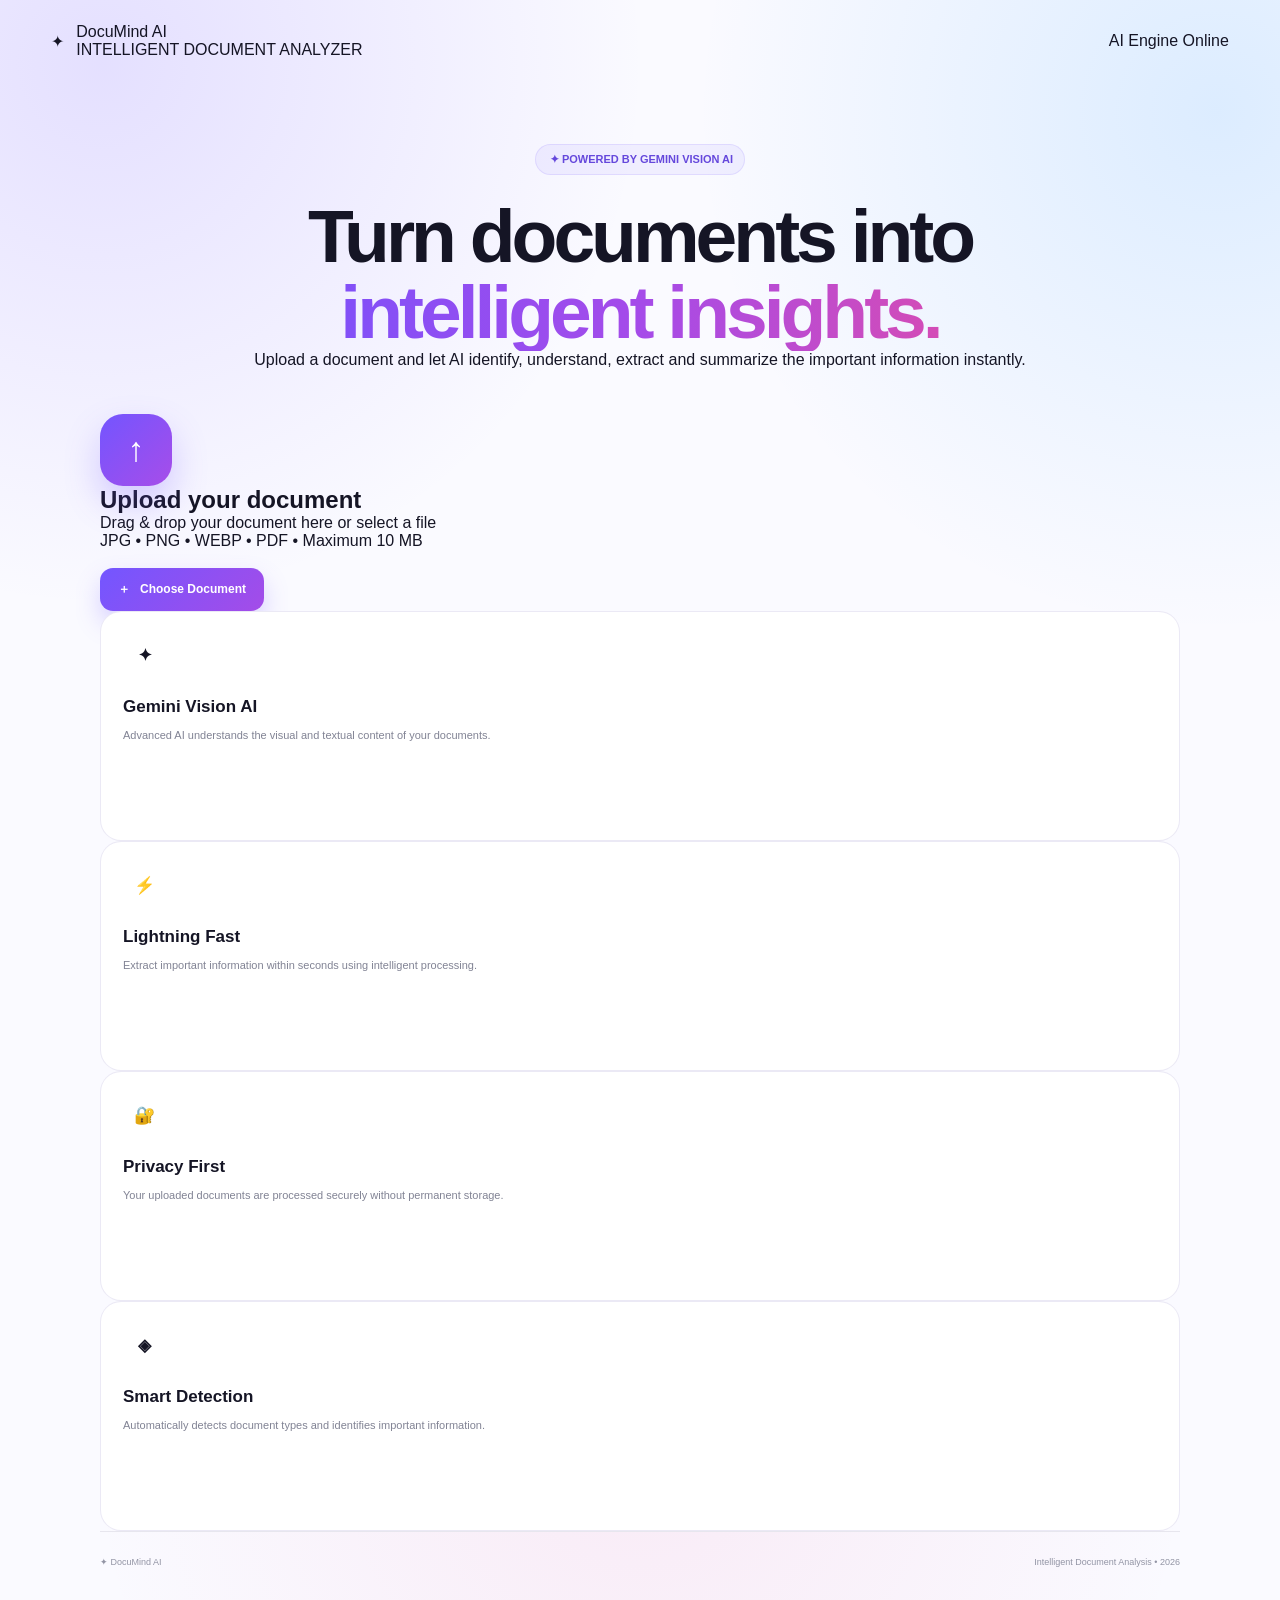
<file: Document-Analyser-AI/index.html>
﻿<!DOCTYPE html>
<html lang="en">
<head>
    <meta charset="UTF-8">
    <meta name="viewport" content="width=device-width, initial-scale=1.0">
    <title>DocuMind AI — Intelligent Document Analyzer</title>
    <link rel="stylesheet" href="style.css">
</head>

<body>

<div class="background">
    <div class="blob blob-one"></div>
    <div class="blob blob-two"></div>
    <div class="blob blob-three"></div>
</div>

<header class="navbar">
    <div class="brand">
        <div class="brand-icon">✦</div>
        <div>
            <div class="brand-name">DocuMind <span>AI</span></div>
            <div class="brand-subtitle">INTELLIGENT DOCUMENT ANALYZER</div>
        </div>
    </div>

    <div class="engine-status">
        <span class="status-dot"></span>
        AI Engine Online
    </div>
</header>

<main class="container">

    <section class="hero">
        <div class="hero-badge">✦ POWERED BY GEMINI VISION AI</div>

        <h1>
            Turn documents into
            <span>intelligent insights.</span>
        </h1>

        <p>
            Upload a document and let AI identify, understand,
            extract and summarize the important information instantly.
        </p>
    </section>

    <!-- UPLOAD -->
    <section class="upload-card" id="uploadSection">

        <div class="upload-icon">
            <span>↑</span>
        </div>

        <h2>Upload your document</h2>

        <p class="upload-text">
            Drag & drop your document here or select a file
        </p>

        <div class="formats">
            JPG <span>•</span> PNG <span>•</span> WEBP
            <span>•</span> PDF
            <span>•</span> Maximum 10 MB
        </div>

        <input type="file" id="fileInput"
               accept=".jpg,.jpeg,.png,.webp,.pdf"
               hidden>

        <button class="upload-button" id="chooseButton">
            <span>＋</span> Choose Document
        </button>

        <div id="fileInfo" class="file-info hidden"></div>

    </section>

    <!-- PREVIEW -->
    <section id="previewSection" class="preview-section hidden">

        <div class="section-heading">
            <div>
                <span class="eyebrow">DOCUMENT</span>
                <h2>Ready for analysis</h2>
            </div>
        </div>

        <div class="preview-card">

            <div id="previewBox" class="preview-box">
                <div class="document-placeholder">📄</div>
            </div>

            <div class="preview-details">

                <div class="selected-file">
                    <div class="file-symbol">📄</div>
                    <div>
                        <strong id="selectedFileName">Document</strong>
                        <small id="selectedFileSize">0 KB</small>
                    </div>
                </div>

                <button id="analyzeButton" class="analyze-button">
                    <span>✦</span>
                    Analyze with AI
                </button>

            </div>

        </div>

    </section>

    <!-- LOADING -->
    <section id="loadingSection" class="loading-section hidden">

        <div class="ai-loader">
            <div class="loader-ring"></div>
            <div class="loader-center">✦</div>
        </div>

        <h2>AI is analyzing your document</h2>

        <p id="loadingText">
            Reading document structure...
        </p>

        <div class="analysis-steps">
            <div class="analysis-step active">
                <span>✓</span> Reading
            </div>
            <div class="analysis-step">
                <span>2</span> Understanding
            </div>
            <div class="analysis-step">
                <span>3</span> Extracting
            </div>
            <div class="analysis-step">
                <span>4</span> Summarizing
            </div>
        </div>

    </section>

    <!-- ERROR -->
    <section id="errorSection" class="error-section hidden">

        <div class="error-icon">!</div>

        <div>
            <h3>Analysis failed</h3>
            <p id="errorMessage">
                Something went wrong while analyzing the document.
            </p>
        </div>

        <button id="retryButton">Try Again</button>

    </section>

    <!-- ================= RESULT ================= -->
    <section id="resultSection" class="result-section hidden">

        <div class="result-header">

            <div>
                <div class="eyebrow">AI ANALYSIS COMPLETE</div>

                <h2>
                    Document Intelligence
                    <span>Report</span>
                </h2>

                <p>
                    Your document has been analyzed and transformed
                    into structured insights.
                </p>
            </div>

            <div class="result-actions">
                <button id="copyButton" class="secondary-button">
                    ⧉ Copy Results
                </button>

                <button id="newDocumentButton" class="primary-button">
                    ＋ New Analysis
                </button>
            </div>

        </div>

        <!-- TOP STATS -->
        <div class="stats-grid">

            <div class="stat-card stat-purple">
                <div class="stat-top">
                    <span class="stat-icon">📄</span>
                    <span class="stat-label">DOCUMENT TYPE</span>
                </div>

                <div id="documentType" class="stat-value">
                    Document
                </div>

                <div class="stat-footer">
                    AI Classification
                </div>
            </div>

            <div class="stat-card stat-blue">
                <div class="stat-top">
                    <span class="stat-icon">🎯</span>
                    <span class="stat-label">CONFIDENCE</span>
                </div>

                <div id="confidenceValue" class="stat-value">
                    95%
                </div>

                <div class="confidence-bar">
                    <div id="confidenceBar"></div>
                </div>
            </div>

            <div class="stat-card stat-green">
                <div class="stat-top">
                    <span class="stat-icon">🔎</span>
                    <span class="stat-label">FIELDS FOUND</span>
                </div>

                <div id="fieldsCount" class="stat-value">
                    0
                </div>

                <div class="stat-footer">
                    Important information
                </div>
            </div>

            <div class="stat-card stat-orange">
                <div class="stat-top">
                    <span class="stat-icon">⚡</span>
                    <span class="stat-label">AI STATUS</span>
                </div>

                <div class="stat-value status-success">
                    Complete
                </div>

                <div class="stat-footer">
                    Analysis successful
                </div>
            </div>

        </div>

        <!-- MAIN RESULT GRID -->
        <div class="result-grid">

            <!-- SUMMARY -->
            <div class="result-card summary-card">

                <div class="card-title">
                    <div class="title-icon purple">✦</div>
                    <div>
                        <span>AI GENERATED</span>
                        <h3>Document Summary</h3>
                    </div>
                </div>

                <div id="summaryText" class="summary-text">
                    No summary available.
                </div>

            </div>

            <!-- DOCUMENT INSIGHTS -->
            <div class="result-card insight-card">

                <div class="card-title">
                    <div class="title-icon blue">◈</div>
                    <div>
                        <span>SMART INSIGHTS</span>
                        <h3>AI Insights</h3>
                    </div>
                </div>

                <div id="insightsList" class="insights-list">
                </div>

            </div>

        </div>

        <!-- EXTRACTED INFORMATION -->
        <div class="result-card extracted-card">

            <div class="card-title card-title-row">

                <div class="title-left">
                    <div class="title-icon green">✓</div>
                    <div>
                        <span>STRUCTURED DATA</span>
                        <h3>Extracted Information</h3>
                    </div>
                </div>

                <div id="extractedBadge" class="data-badge">
                    AI Extracted
                </div>

            </div>

            <div id="extractedData" class="extracted-grid">
            </div>

        </div>

        <!-- IMPORTANT FINDINGS -->
        <div class="result-card findings-card">

            <div class="card-title">

                <div class="title-icon orange">!</div>

                <div>
                    <span>ATTENTION</span>
                    <h3>Important Findings</h3>
                </div>

            </div>

            <div id="findingsList" class="findings-list">
            </div>

        </div>

        <!-- RAW RESPONSE -->
        <details class="raw-result">

            <summary>
                <span>View technical AI response</span>
                <span>⌄</span>
            </summary>

            <pre id="rawResult"></pre>

        </details>

    </section>

    <!-- FEATURES -->
    <section class="features">

        <div class="feature-card">
            <div class="feature-icon purple-bg">✦</div>
            <h3>Gemini Vision AI</h3>
            <p>Advanced AI understands the visual and textual content of your documents.</p>
        </div>

        <div class="feature-card">
            <div class="feature-icon blue-bg">⚡</div>
            <h3>Lightning Fast</h3>
            <p>Extract important information within seconds using intelligent processing.</p>
        </div>

        <div class="feature-card">
            <div class="feature-icon green-bg">🔐</div>
            <h3>Privacy First</h3>
            <p>Your uploaded documents are processed securely without permanent storage.</p>
        </div>

        <div class="feature-card">
            <div class="feature-icon orange-bg">◈</div>
            <h3>Smart Detection</h3>
            <p>Automatically detects document types and identifies important information.</p>
        </div>

    </section>

</main>

<footer>
    <div>✦ DocuMind AI</div>
    <span>Intelligent Document Analysis • 2026</span>
</footer>

<script src="script.js"></script>

</body>
</html>
</file>
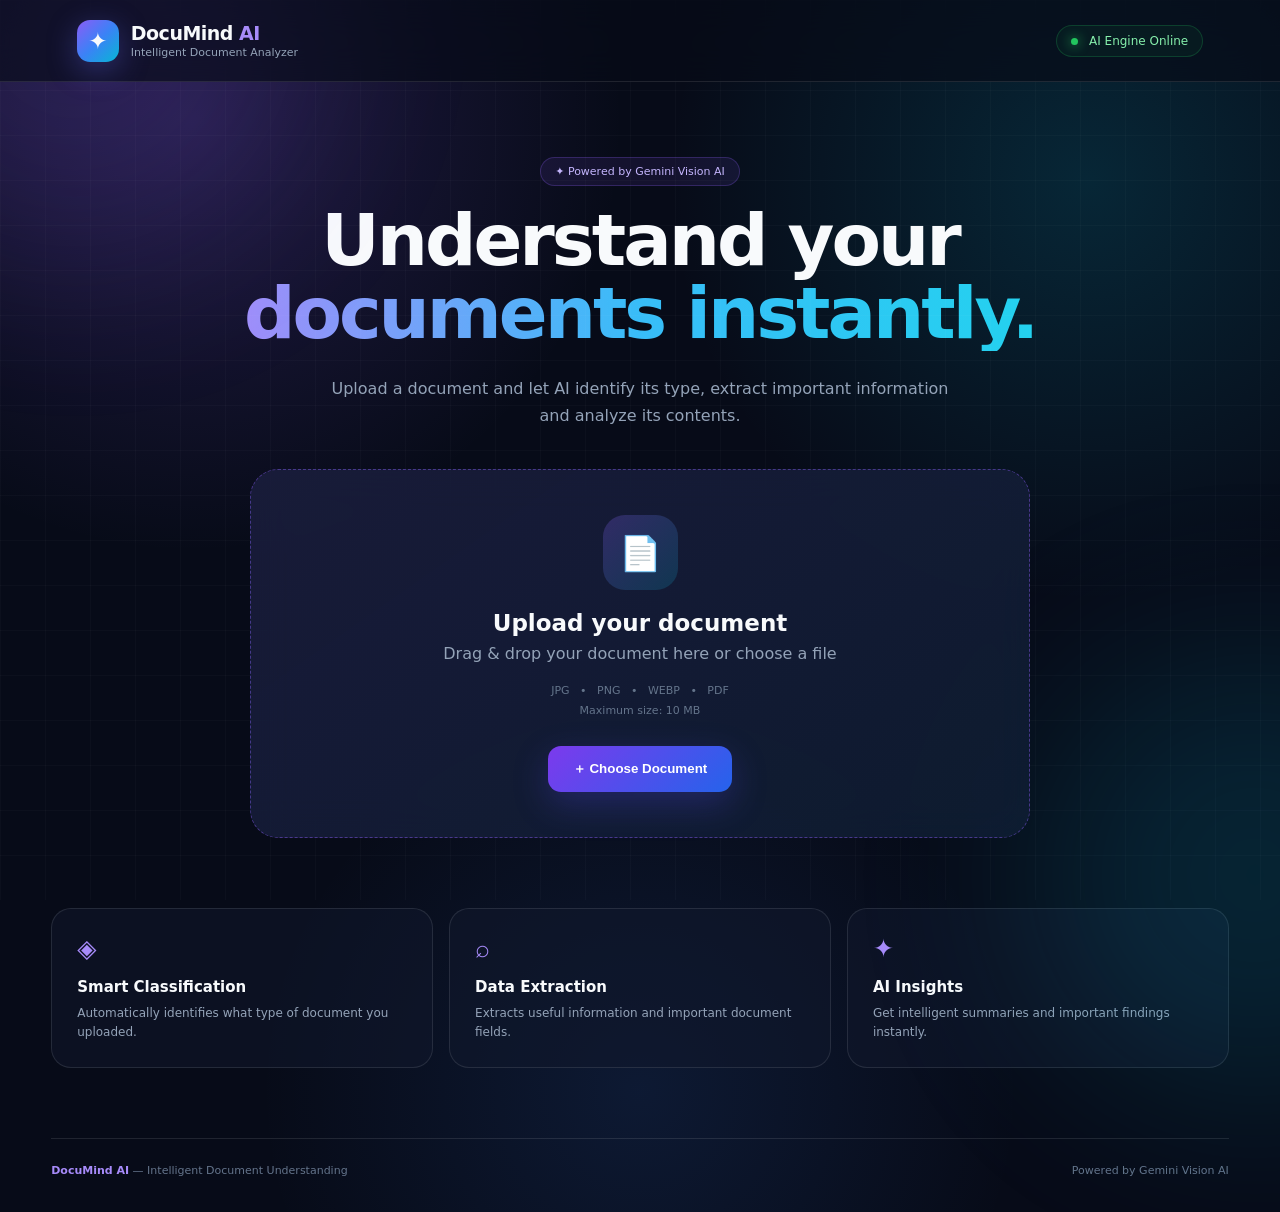
<file: Document-Analyser-AI/frontend/index.html>
﻿<!DOCTYPE html>
<html lang="en">
<head>
    <meta charset="UTF-8">
    <meta name="viewport" content="width=device-width, initial-scale=1.0">
    <title>DocuMind AI Analyzer</title>
    <link rel="stylesheet" href="style.css">
</head>

<body>

<div class="background-glow glow-one"></div>
<div class="background-glow glow-two"></div>

<header class="navbar">
    <div class="brand">
        <div class="brand-icon">✦</div>
        <div>
            <h1>DocuMind <span>AI</span></h1>
            <p>Intelligent Document Analyzer</p>
        </div>
    </div>

    <div class="status">
        <span class="status-dot"></span>
        AI Engine Online
    </div>
</header>

<main class="container">

    <!-- HERO -->
    <section class="hero">
        <div class="ai-badge">✦ Powered by Gemini Vision AI</div>

        <h2>
            Understand your
            <span>documents instantly.</span>
        </h2>

        <p class="hero-description">
            Upload a document and let AI identify its type,
            extract important information and analyze its contents.
        </p>
    </section>

    <!-- UPLOAD -->
    <section id="uploadSection" class="upload-card">

        <div class="upload-icon">
            📄
        </div>

        <h3>Upload your document</h3>

        <p>
            Drag & drop your document here or choose a file
        </p>

        <div class="supported">
            JPG &nbsp; • &nbsp; PNG &nbsp; • &nbsp; WEBP &nbsp; • &nbsp; PDF
            <br>
            Maximum size: 10 MB
        </div>

        <input
            type="file"
            id="fileInput"
            accept="image/jpeg,image/png,image/webp,application/pdf"
            hidden
        >

        <button id="chooseButton" class="primary-button">
            <span>＋</span> Choose Document
        </button>

        <div id="dropMessage" class="drop-message">
            Drop your document here
        </div>

    </section>

    <!-- SELECTED FILE PREVIEW -->
    <section id="previewSection" class="preview-section hidden">

        <div class="preview-header">
            <div>
                <span class="small-label">SELECTED DOCUMENT</span>
                <h3 id="selectedFileName">document.jpg</h3>
                <p id="selectedFileSize">0 KB</p>
            </div>

            <div class="file-check">
                ✓ Ready
            </div>
        </div>

        <div id="previewBox" class="selected-preview">
        </div>

        <div class="preview-actions">
            <button id="analyzeButton" class="analyze-button">
                ✦ Analyze Document
            </button>

            <button id="changeButton" class="secondary-button">
                Change Document
            </button>
        </div>

    </section>

    <!-- LOADING -->
    <section id="loadingSection" class="loading-card hidden">

        <div class="scanner">
            <div class="scanner-document">
                📄
            </div>
            <div class="scan-line"></div>
        </div>

        <h3>AI is analyzing your document</h3>

        <p id="loadingText">
            Reading document...
        </p>

        <div class="loading-progress">
            <div class="loading-progress-bar"></div>
        </div>

        <div class="loading-steps">
            <span>✓ Upload</span>
            <span>◉ Analyze</span>
            <span>○ Extract</span>
            <span>○ Understand</span>
        </div>

    </section>

    <!-- ERROR -->
    <section id="errorSection" class="error-card hidden">

        <div class="error-icon">!</div>

        <h3>Analysis Failed</h3>

        <p id="errorMessage">
            Something went wrong.
        </p>

        <button id="retryButton" class="primary-button">
            Try Again
        </button>

    </section>

    <!-- RESULT -->
    <section id="resultSection" class="result-section hidden">

        <div class="result-top">

            <div>
                <div class="ai-badge">✦ AI ANALYSIS COMPLETE</div>

                <h2>
                    Document <span>Analysis</span>
                </h2>

                <p>
                    Your document has been successfully analyzed by AI.
                </p>
            </div>

            <button id="newDocumentButton" class="secondary-button">
                ＋ New Document
            </button>

        </div>

        <!-- DOCUMENT + RESULT -->
        <div class="analysis-layout">

            <!-- LEFT: ACTUAL DOCUMENT -->
            <div class="document-panel">

                <div class="panel-header">
                    <div>
                        <span class="panel-label">YOUR DOCUMENT</span>
                        <h3 id="resultFileName">document.jpg</h3>
                    </div>

                    <div class="image-badge">
                        ✓ Uploaded
                    </div>
                </div>

                <div id="resultDocumentPreview" class="result-document-preview">
                </div>

                <div class="document-info">
                    <div>
                        <span>FILE</span>
                        <strong id="resultFileSize">0 KB</strong>
                    </div>

                    <div>
                        <span>STATUS</span>
                        <strong class="success-text">Analyzed</strong>
                    </div>
                </div>

            </div>

            <!-- RIGHT: AI RESULT -->
            <div class="results-panel">

                <!-- DOCUMENT TYPE -->
                <div class="result-card document-type-card">

                    <div class="card-title">
                        <span class="card-icon purple">◈</span>

                        <div>
                            <small>DOCUMENT TYPE</small>
                            <h3 id="documentType">Detecting...</h3>
                        </div>
                    </div>

                    <div class="confidence-box">

                        <div class="confidence-header">
                            <span>AI CONFIDENCE</span>
                            <strong id="confidenceValue">--%</strong>
                        </div>

                        <div class="confidence-track">
                            <div
                                id="confidenceBar"
                                class="confidence-fill"
                                style="width:0%">
                            </div>
                        </div>

                    </div>

                </div>

                <!-- SUMMARY -->
                <div class="result-card">

                    <div class="section-title">
                        <span>✦</span>
                        AI Summary
                    </div>

                    <p id="summaryText" class="summary-text">
                        No summary available.
                    </p>

                </div>

                <!-- EXTRACTED DATA -->
                <div class="result-card">

                    <div class="section-title">
                        <span>⌘</span>
                        Extracted Information
                        <span id="fieldsCount" class="count-badge">0</span>
                    </div>

                    <div id="extractedData" class="extracted-data">
                    </div>

                </div>

                <!-- INSIGHTS -->
                <div class="result-card">

                    <div class="section-title">
                        <span>✧</span>
                        AI Insights
                    </div>

                    <div id="insightsList" class="insights-list">
                    </div>

                </div>

                <!-- FINDINGS -->
                <div class="result-card">

                    <div class="section-title">
                        <span>✓</span>
                        Important Findings
                    </div>

                    <div id="findingsList" class="findings-list">
                    </div>

                </div>

                <!-- RAW RESULT -->
                <details class="raw-result">

                    <summary>
                        View Raw AI Response
                    </summary>

                    <pre id="rawResult"></pre>

                </details>

                <button id="copyButton" class="copy-button">
                    ⧉ Copy Analysis
                </button>

            </div>

        </div>

    </section>

    <!-- FEATURES -->
    <section class="features">

        <div class="feature">
            <div class="feature-icon">◈</div>
            <h3>Smart Classification</h3>
            <p>Automatically identifies what type of document you uploaded.</p>
        </div>

        <div class="feature">
            <div class="feature-icon">⌕</div>
            <h3>Data Extraction</h3>
            <p>Extracts useful information and important document fields.</p>
        </div>

        <div class="feature">
            <div class="feature-icon">✦</div>
            <h3>AI Insights</h3>
            <p>Get intelligent summaries and important findings instantly.</p>
        </div>

    </section>

</main>

<footer>
    <div>
        <strong>DocuMind AI</strong>
        <span> — Intelligent Document Understanding</span>
    </div>

    <div>
        Powered by Gemini Vision AI
    </div>
</footer>

<script src="script.js"></script>

</body>
</html>
</file>
<file: Document-Analyser-AI/style.css>
﻿* {
    margin: 0;
    padding: 0;
    box-sizing: border-box;
}

:root {
    --purple: #7457ff;
    --purple2: #a84de8;
    --pink: #ed4f9c;
    --blue: #2698ff;
    --green: #16c784;
    --orange: #ff963d;

    --dark: #151525;
    --muted: #74768b;
    --light: #f8f8ff;

    --border: rgba(91, 76, 173, .12);
}

html {
    scroll-behavior: smooth;
}

body {
    min-height: 100vh;
    overflow-x: hidden;

    font-family: "Inter", sans-serif;

    color: var(--dark);

    background:
        radial-gradient(
            circle at 8% 4%,
            rgba(116,87,255,.16),
            transparent 28%
        ),
        radial-gradient(
            circle at 95% 7%,
            rgba(38,152,255,.14),
            transparent 27%
        ),
        radial-gradient(
            circle at 50% 90%,
            rgba(237,79,156,.09),
            transparent 35%
        ),
        #fafaff;
}

button {
    font-family: inherit;
}

a {
    color: inherit;
    text-decoration: none;
}

.ambient {
    position: fixed;
    border-radius: 50%;
    filter: blur(100px);
    pointer-events: none;
    z-index: -1;
}

.ambient-1 {
    width: 330px;
    height: 330px;
    background: rgba(116,87,255,.08);
    left: -180px;
    top: 350px;
}

.ambient-2 {
    width: 350px;
    height: 350px;
    background: rgba(38,152,255,.07);
    right: -180px;
    top: 500px;
}

.ambient-3 {
    width: 300px;
    height: 300px;
    background: rgba(237,79,156,.07);
    left: 40%;
    bottom: -180px;
}


/* NAVBAR */

.navbar {
    width: min(1180px, 92%);
    margin: auto;

    padding: 23px 0;

    display: flex;
    align-items: center;
    justify-content: space-between;
}

.brand {
    display: flex;
    align-items: center;
    gap: 12px;
}

.brand-mark {
    position: relative;

    width: 48px;
    height: 48px;

    display: grid;
    place-items: center;

    border-radius: 15px;

    color: white;

    background:
        linear-gradient(
            135deg,
            #7355ff,
            #a64de9
        );

    box-shadow:
        0 13px 32px rgba(116,87,255,.30);
}

.brand-d {
    font-size: 22px;
    font-weight: 800;
}

.brand-spark {
    position: absolute;

    right: -4px;
    top: -5px;

    width: 19px;
    height: 19px;

    display: grid;
    place-items: center;

    border-radius: 7px;

    background: white;

    color: var(--purple);

    font-size: 10px;

    box-shadow: 0 4px 12px rgba(0,0,0,.12);
}

.brand-title {
    font-family: "Space Grotesk", sans-serif;

    font-size: 20px;
    font-weight: 700;
}

.brand-caption {
    margin-top: 2px;

    color: var(--purple);

    font-size: 8px;
    font-weight: 800;

    letter-spacing: 2px;
}

.nav-right {
    display: flex;
    align-items: center;
    gap: 10px;
}

.ai-status,
.gemini-chip {
    display: flex;
    align-items: center;
    gap: 8px;

    padding: 10px 14px;

    border: 1px solid var(--border);
    border-radius: 50px;

    background: rgba(255,255,255,.78);

    box-shadow: 0 8px 25px rgba(50,40,100,.05);

    font-size: 11px;
    font-weight: 700;
}

.status-light {
    width: 8px;
    height: 8px;

    border-radius: 50%;

    background: var(--green);

    box-shadow:
        0 0 0 5px rgba(22,199,132,.10),
        0 0 15px rgba(22,199,132,.65);

    animation: statusPulse 2s infinite;
}

@keyframes statusPulse {
    50% {
        box-shadow:
            0 0 0 9px rgba(22,199,132,0),
            0 0 15px rgba(22,199,132,.65);
    }
}

.gemini-chip {
    color: #694de2;
    background: #f4f1ff;
}


/* MAIN */

main {
    width: min(1080px, 92%);
    margin: auto;
}


/* HERO */

.hero {
    text-align: center;
    padding: 62px 0 45px;
}

.hero-badge {
    display: inline-flex;
    align-items: center;
    gap: 8px;

    padding: 8px 11px 8px 14px;

    border-radius: 50px;

    color: #6548dc;

    background: rgba(116,87,255,.07);

    border: 1px solid rgba(116,87,255,.13);

    font-size: 11px;
    font-weight: 700;
}

.badge-spark {
    font-size: 15px;
}

.badge-new {
    padding: 3px 7px;

    border-radius: 5px;

    color: #b4427b;

    background: #ffeaf5;

    font-size: 7px;
    letter-spacing: 1px;
}

.hero h1 {
    max-width: 900px;

    margin: 24px auto 0;

    font-family: "Space Grotesk", sans-serif;

    font-size: clamp(44px, 7vw, 75px);

    line-height: 1.01;

    letter-spacing: -4px;

    font-weight: 700;
}

.hero h1 span {
    display: block;

    background:
        linear-gradient(
            90deg,
            #7052ff,
            #a54be9,
            #eb4c9d
        );

    -webkit-background-clip: text;
    background-clip: text;

    color: transparent;
}

.hero-description {
    max-width: 680px;

    margin: 22px auto 0;

    color: var(--muted);

    font-size: 15px;

    line-height: 1.8;
}

.trust-row {
    display: flex;
    align-items: center;
    justify-content: center;

    gap: 25px;

    margin-top: 27px;
}

.trust-item {
    display: flex;
    align-items: center;
    gap: 7px;

    color: #737589;

    font-size: 11px;
    font-weight: 600;
}

.trust-icon {
    width: 22px;
    height: 22px;

    display: grid;
    place-items: center;

    border-radius: 7px;

    color: #7457ff;
    background: #eeeaff;

    font-size: 10px;
}

.trust-icon.green {
    color: #13a96d;
    background: #e5fff4;
}

.trust-icon.blue {
    color: #208de7;
    background: #e8f5ff;
}


/* WORKSPACE */

.workspace {
    padding: 28px;

    border-radius: 30px;

    background: rgba(255,255,255,.90);

    border: 1px solid var(--border);

    box-shadow:
        0 30px 80px rgba(50,35,110,.10);

    backdrop-filter: blur(20px);
}

.workspace-header {
    display: flex;
    justify-content: space-between;
    align-items: center;

    margin-bottom: 22px;
}

.eyebrow {
    color: var(--purple);

    font-size: 9px;

    font-weight: 800;

    letter-spacing: 1.8px;
}

.workspace-header h2 {
    margin-top: 6px;

    font-family: "Space Grotesk", sans-serif;

    font-size: 25px;
}

.workspace-header p {
    margin-top: 5px;

    color: #85879a;

    font-size: 12px;
}

.workspace-badge {
    display: flex;
    align-items: center;
    gap: 7px;

    padding: 8px 11px;

    border-radius: 8px;

    color: #119b68;

    background: #eafff5;

    font-size: 9px;
    font-weight: 800;
}

.workspace-badge span {
    font-size: 7px;
}


/* UPLOAD */

.upload-area {
    position: relative;

    min-height: 340px;

    display: flex;
    flex-direction: column;
    align-items: center;
    justify-content: center;

    text-align: center;

    cursor: pointer;

    border: 2px dashed #cbc3f3;

    border-radius: 24px;

    background:
        linear-gradient(
            135deg,
            rgba(250,248,255,.95),
            rgba(246,250,255,.95)
        );

    transition: .3s ease;
}

.upload-area:hover,
.upload-area.dragging {
    border-color: var(--purple);

    background:
        linear-gradient(
            135deg,
            #f6f2ff,
            #f3f8ff
        );

    transform: translateY(-3px);

    box-shadow:
        0 20px 50px rgba(116,87,255,.10);
}

.upload-visual {
    position: relative;

    width: 82px;
    height: 82px;

    display: grid;
    place-items: center;
}

.upload-glow {
    position: absolute;

    inset: 0;

    border-radius: 27px;

    background: rgba(116,87,255,.14);

    filter: blur(10px);

    animation: uploadGlow 2.5s infinite;
}

@keyframes uploadGlow {
    50% {
        transform: scale(1.15);
        opacity: .6;
    }
}

.upload-icon {
    position: relative;

    width: 72px;
    height: 72px;

    display: grid;
    place-items: center;

    border-radius: 23px;

    color: white;

    background:
        linear-gradient(
            135deg,
            #7355ff,
            #a74de9
        );

    box-shadow:
        0 17px 35px rgba(115,85,255,.27);

    animation: uploadFloat 3s ease-in-out infinite;
}

.upload-icon span {
    font-size: 34px;
    font-weight: 300;
}

@keyframes uploadFloat {
    50% {
        transform: translateY(-7px);
    }
}

.upload-area h3 {
    margin-top: 20px;

    font-family: "Space Grotesk", sans-serif;

    font-size: 20px;
}

.upload-area > p {
    margin-top: 7px;

    color: #898b9d;

    font-size: 12px;
}

.upload-button,
.analyse-button {
    border: 0;

    cursor: pointer;

    display: flex;
    align-items: center;
    gap: 10px;

    margin-top: 18px;

    padding: 13px 18px;

    border-radius: 13px;

    color: white;

    background:
        linear-gradient(
            135deg,
            #7356ff,
            #a44ce8
        );

    box-shadow:
        0 12px 25px rgba(115,86,255,.25);

    font-size: 12px;
    font-weight: 700;

    transition: .2s;
}

.upload-button:hover,
.analyse-button:hover {
    transform: translateY(-2px);

    box-shadow:
        0 17px 32px rgba(115,86,255,.32);
}

.button-icon {
    font-size: 17px;
}

.button-arrow {
    font-size: 16px;
}

.supported {
    display: flex;
    align-items: center;
    gap: 7px;

    margin-top: 20px;

    flex-wrap: wrap;
    justify-content: center;
}

.format-pill {
    padding: 5px 8px;

    border-radius: 6px;

    color: #77798a;

    background: #ededf5;

    font-size: 8px;
    font-weight: 800;
}

.supported-divider {
    width: 3px;
    height: 3px;

    border-radius: 50%;

    background: #b8b8c6;
}

.size-text {
    color: #9091a0;

    font-size: 9px;
}


/* PREVIEW */

.document-preview {
    min-height: 300px;

    display: flex;
    align-items: center;

    gap: 35px;

    padding: 25px;

    border-radius: 22px;

    background:
        linear-gradient(
            135deg,
            #f8f6ff,
            #f4f9ff
        );
}

.preview-card {
    width: 250px;
    height: 250px;

    flex-shrink: 0;

    padding: 13px;

    border-radius: 18px;

    background: white;

    box-shadow:
        0 15px 35px rgba(40,30,100,.10);
}

.preview-label {
    margin-bottom: 8px;

    color: #9b9cab;

    font-size: 7px;
    font-weight: 800;

    letter-spacing: 1px;
}

.preview-card img {
    width: 100%;
    height: 210px;

    object-fit: contain;

    border-radius: 10px;
}

.document-info {
    flex: 1;
}

.ready-pill {
    display: inline-flex;
    align-items: center;
    gap: 5px;

    padding: 6px 9px;

    border-radius: 6px;

    color: #109d68;

    background: #e6fff4;

    font-size: 8px;
    font-weight: 800;
    letter-spacing: .7px;
}

.document-info h3 {
    margin-top: 15px;

    font-family: "Space Grotesk", sans-serif;

    font-size: 22px;

    word-break: break-word;
}

.document-info > p {
    margin-top: 5px;

    color: #858799;

    font-size: 12px;
}

.action-row {
    display: flex;
    align-items: center;
    gap: 10px;
}

.analyse-button {
    margin-top: 19px;
}

.remove-button {
    margin-top: 19px;

    padding: 12px 16px;

    border: 1px solid #ddd9eb;
    border-radius: 12px;

    color: #747587;

    background: white;

    cursor: pointer;

    font-size: 11px;
    font-weight: 600;
}


/* LOADING */

.loading-panel {
    min-height: 340px;

    display: flex;
    flex-direction: column;
    align-items: center;
    justify-content: center;

    text-align: center;
}

.ai-orbit {
    position: relative;

    width: 105px;
    height: 105px;

    display: grid;
    place-items: center;
}

.orbit-ring {
    position: absolute;

    border-radius: 50%;

    border: 3px solid transparent;

    animation: orbitSpin 1.4s linear infinite;
}

.ring-one {
    inset: 0;

    border-top-color: #7457ff;
    border-right-color: #ed4f9c;
}

.ring-two {
    inset: 12px;

    border-bottom-color: #2698ff;
    border-left-color: #16c784;

    animation-duration: 1s;
    animation-direction: reverse;
}

.orbit-core {
    width: 55px;
    height: 55px;

    display: grid;
    place-items: center;

    border-radius: 17px;

    color: white;

    background:
        linear-gradient(
            135deg,
            #7355ff,
            #a84de8
        );

    box-shadow:
        0 12px 28px rgba(116,87,255,.30);
}

@keyframes orbitSpin {
    to {
        transform: rotate(360deg);
    }
}

.loading-title {
    margin-top: 20px;

    font-family: "Space Grotesk", sans-serif;

    font-size: 20px;
    font-weight: 700;
}

.loading-subtitle {
    margin-top: 6px;

    color: #858799;

    font-size: 12px;
}

.progress-track {
    width: min(430px,80%);

    height: 7px;

    margin-top: 21px;

    overflow: hidden;

    border-radius: 50px;

    background: #e9e7f2;
}

.progress-bar {
    width: 5%;
    height: 100%;

    border-radius: inherit;

    background:
        linear-gradient(
            90deg,
            #7457ff,
            #a84de8,
            #ed4f9c
        );

    transition: width .4s ease;
}

.analysis-steps {
    display: flex;
    gap: 17px;

    margin-top: 15px;

    color: #9a9bab;

    font-size: 9px;
}

.active-step {
    color: #7457ff;
    font-weight: 800;
}


/* ERROR */

.error-panel {
    display: flex;
    align-items: center;
    gap: 13px;

    margin-top: 18px;

    padding: 15px;

    border: 1px solid #ffd3dc;

    border-radius: 14px;

    background: #fff3f6;

    color: #c83f5d;
}

.error-symbol {
    width: 34px;
    height: 34px;

    flex-shrink: 0;

    display: grid;
    place-items: center;

    border-radius: 10px;

    color: white;

    background: #e94e6c;

    font-weight: 800;
}

.error-panel strong {
    font-size: 12px;
}

.error-panel p {
    margin-top: 3px;

    font-size: 11px;
}


/* RESULTS */

.results {
    margin-top: 25px;

    padding: 28px;

    border-radius: 25px;

    background: white;

    box-shadow:
        0 25px 65px rgba(40,30,90,.09);

    animation: resultAppear .5s ease;
}

@keyframes resultAppear {
    from {
        opacity: 0;
        transform: translateY(15px);
    }

    to {
        opacity: 1;
        transform: translateY(0);
    }
}

.results-top {
    display: flex;
    align-items: center;
    justify-content: space-between;

    padding-bottom: 20px;

    border-bottom: 1px solid #eeeeF4;
}

.result-heading {
    display: flex;
    align-items: center;
    gap: 14px;
}

.success-mark {
    width: 47px;
    height: 47px;

    display: grid;
    place-items: center;

    border-radius: 14px;

    color: white;

    background:
        linear-gradient(
            135deg,
            #18c987,
            #0ca86d
        );

    box-shadow:
        0 10px 23px rgba(22,199,132,.22);
}

.result-heading h2 {
    margin-top: 4px;

    font-family: "Space Grotesk", sans-serif;

    font-size: 22px;
}

.complete-badge {
    padding: 7px 10px;

    border-radius: 7px;

    color: #119c68;

    background: #e8fff5;

    font-size: 8px;
    font-weight: 800;
}

.result-body {
    margin-top: 20px;

    padding: 20px;

    border-radius: 15px;

    background: #f8f8fc;

    overflow-x: auto;
}

.result-body pre {
    margin: 0;

    white-space: pre-wrap;

    word-break: break-word;

    font-family: Inter, sans-serif;

    font-size: 12px;

    line-height: 1.7;
}


/* FEATURES */

.features-section {
    margin-top: 75px;
}

.section-heading {
    text-align: center;
}

.section-heading h2,
.process-section h2 {
    margin-top: 8px;

    font-family: "Space Grotesk", sans-serif;

    font-size: 31px;

    letter-spacing: -.8px;
}

.section-heading p {
    margin-top: 8px;

    color: #858799;

    font-size: 12px;
}

.feature-grid {
    display: grid;

    grid-template-columns: repeat(4,1fr);

    gap: 15px;

    margin-top: 30px;
}

.feature-card {
    position: relative;

    min-height: 230px;

    overflow: hidden;

    padding: 22px;

    border-radius: 21px;

    background: white;

    border: 1px solid var(--border);

    transition: .3s;
}

.feature-card:hover {
    transform: translateY(-7px);

    box-shadow:
        0 20px 45px rgba(40,30,100,.10);
}

.feature-card::before {
    content: "";

    position: absolute;

    width: 110px;
    height: 110px;

    right: -55px;
    bottom: -55px;

    border-radius: 50%;

    opacity: .10;
}

.feature-card.purple::before {
    background: #7457ff;
}

.feature-card.blue::before {
    background: #2698ff;
}

.feature-card.green::before {
    background: #16c784;
}

.feature-card.orange::before {
    background: #ff963d;
}

.feature-top {
    display: flex;
    justify-content: space-between;
    align-items: center;
}

.feature-icon {
    width: 43px;
    height: 43px;

    display: grid;
    place-items: center;

    border-radius: 13px;

    font-size: 17px;
    font-weight: 800;
}

.feature-card.purple .feature-icon {
    color: #7457ff;
    background: #f0edff;
}

.feature-card.blue .feature-icon {
    color: #2698ff;
    background: #e8f6ff;
}

.feature-card.green .feature-icon {
    color: #12ad72;
    background: #e7fff4;
}

.feature-card.orange .feature-icon {
    color: #ed861f;
    background: #fff1e3;
}

.feature-top > span {
    color: #d9d9e5;

    font-size: 9px;

    font-weight: 800;
}

.feature-card h3 {
    margin-top: 20px;

    font-family: "Space Grotesk", sans-serif;

    font-size: 17px;
}

.feature-card p {
    margin-top: 9px;

    color: #818394;

    font-size: 11px;

    line-height: 1.7;
}

.feature-line {
    position: absolute;

    bottom: 0;
    left: 22px;

    width: 35px;
    height: 3px;

    border-radius: 5px;
}

.purple .feature-line {
    background: #7457ff;
}

.blue .feature-line {
    background: #2698ff;
}

.green .feature-line {
    background: #16c784;
}

.orange .feature-line {
    background: #ff963d;
}


/* PROCESS */

.process-section {
    text-align: center;

    margin: 80px 0;
}

.process-grid {
    display: flex;

    justify-content: center;
    align-items: center;

    margin-top: 35px;
}

.process-card {
    width: 200px;

    padding: 24px 18px;

    border-radius: 19px;

    background: rgba(255,255,255,.75);

    border: 1px solid var(--border);
}

.process-number {
    color: #b0adbf;

    font-size: 8px;
    font-weight: 800;

    letter-spacing: 1px;
}

.process-icon {
    width: 45px;
    height: 45px;

    display: grid;
    place-items: center;

    margin: 10px auto;

    border-radius: 14px;

    color: white;

    background:
        linear-gradient(
            135deg,
            #7457ff,
            #a84de8
        );

    font-weight: 800;
}

.process-card h3 {
    font-family: "Space Grotesk", sans-serif;

    font-size: 15px;
}

.process-card p {
    margin-top: 5px;

    color: #858799;

    font-size: 10px;

    line-height: 1.6;
}

.process-connector {
    margin: 0 15px;

    color: #b3aec7;

    font-size: 20px;
}


/* FOOTER */

footer {
    width: min(1080px,92%);

    margin: auto;

    padding: 25px 0 35px;

    display: flex;
    align-items: center;
    justify-content: space-between;

    border-top: 1px solid #e7e6ee;

    color: #9294a4;

    font-size: 9px;
}

.footer-left {
    display: flex;
    align-items: center;
    gap: 8px;
}

.footer-logo {
    width: 27px;
    height: 27px;

    display: grid;
    place-items: center;

    border-radius: 8px;

    color: white;

    background: #7457ff;

    font-size: 10px;
    font-weight: 800;
}

.footer-left strong {
    display: block;

    color: #555769;

    font-size: 10px;
}

.footer-left span {
    display: block;

    margin-top: 2px;

    font-size: 8px;
}

.hidden {
    display: none !important;
}


/* RESPONSIVE */

@media(max-width:900px) {

    .feature-grid {
        grid-template-columns: repeat(2,1fr);
    }

    .document-preview {
        flex-direction: column;
        text-align: center;
    }

    .action-row {
        justify-content: center;
    }

    .process-connector {
        margin: 0 7px;
    }
}


@media(max-width:650px) {

    .navbar {
        padding-top: 16px;
    }

    .nav-right {
        display: none;
    }

    .hero {
        padding-top: 40px;
    }

    .hero h1 {
        font-size: 43px;
        letter-spacing: -2.5px;
    }

    .hero-description {
        font-size: 13px;
    }

    .trust-row {
        gap: 13px;
    }

    .workspace {
        padding: 16px;

        border-radius: 22px;
    }

    .workspace-header {
        align-items: flex-start;
    }

    .workspace-badge {
        display: none;
    }

    .upload-area {
        min-height: 310px;
    }

    .preview-card {
        width: 200px;
        height: 220px;
    }

    .preview-card img {
        height: 180px;
    }

    .action-row {
        flex-direction: column;
    }

    .action-row button {
        width: 100%;
    }

    .feature-grid {
        grid-template-columns: 1fr;
    }

    .section-heading h2,
    .process-section h2 {
        font-size: 25px;
    }

    .process-grid {
        flex-direction: column;

        gap: 15px;
    }

    .process-connector {
        transform: rotate(90deg);
    }

    footer {
        flex-direction: column;

        gap: 13px;

        text-align: center;
    }
}
</file>
<file: Document-Analyser-AI/frontend/style.css>
﻿* {
    margin: 0;
    padding: 0;
    box-sizing: border-box;
}

:root {
    --bg: #070b18;
    --card: rgba(17, 24, 45, 0.82);
    --card-light: rgba(30, 41, 70, 0.65);
    --border: rgba(255,255,255,0.10);
    --text: #f8fafc;
    --muted: #94a3b8;
    --purple: #8b5cf6;
    --blue: #3b82f6;
    --cyan: #06b6d4;
    --green: #22c55e;
    --pink: #ec4899;
}

body {
    min-height: 100vh;
    font-family: Inter, ui-sans-serif, system-ui, -apple-system, BlinkMacSystemFont, "Segoe UI", sans-serif;
    color: var(--text);
    background:
        radial-gradient(circle at 15% 10%, rgba(139,92,246,0.20), transparent 28%),
        radial-gradient(circle at 85% 15%, rgba(6,182,212,0.16), transparent 28%),
        radial-gradient(circle at 50% 90%, rgba(59,130,246,0.12), transparent 30%),
        var(--bg);
    overflow-x: hidden;
}

body::before {
    content: "";
    position: fixed;
    inset: 0;
    pointer-events: none;
    background-image:
        linear-gradient(rgba(255,255,255,0.025) 1px, transparent 1px),
        linear-gradient(90deg, rgba(255,255,255,0.025) 1px, transparent 1px);
    background-size: 45px 45px;
}

.background-glow {
    position: fixed;
    width: 450px;
    height: 450px;
    border-radius: 50%;
    filter: blur(100px);
    opacity: .15;
    pointer-events: none;
}

.glow-one {
    background: var(--purple);
    top: -200px;
    left: -150px;
}

.glow-two {
    background: var(--cyan);
    right: -200px;
    bottom: -200px;
}

.navbar {
    height: 82px;
    padding: 0 6%;
    display: flex;
    align-items: center;
    justify-content: space-between;
    border-bottom: 1px solid var(--border);
    background: rgba(7,11,24,0.65);
    backdrop-filter: blur(18px);
    position: sticky;
    top: 0;
    z-index: 20;
}

.brand {
    display: flex;
    align-items: center;
    gap: 12px;
}

.brand-icon {
    width: 42px;
    height: 42px;
    border-radius: 13px;
    display: grid;
    place-items: center;
    font-size: 23px;
    background: linear-gradient(135deg, var(--purple), var(--blue), var(--cyan));
    box-shadow: 0 8px 30px rgba(99,102,241,.35);
}

.brand h1 {
    font-size: 19px;
    letter-spacing: -.5px;
}

.brand h1 span {
    color: #a78bfa;
}

.brand p {
    color: var(--muted);
    font-size: 11px;
    margin-top: 2px;
}

.status {
    padding: 8px 14px;
    border: 1px solid rgba(34,197,94,.22);
    border-radius: 50px;
    color: #86efac;
    font-size: 12px;
    background: rgba(34,197,94,.06);
}

.status-dot {
    display: inline-block;
    width: 7px;
    height: 7px;
    background: #22c55e;
    border-radius: 50%;
    margin-right: 7px;
    box-shadow: 0 0 12px #22c55e;
}

.container {
    width: min(1180px, 92%);
    margin: auto;
    padding: 75px 0 50px;
}

.hero {
    text-align: center;
    max-width: 850px;
    margin: auto;
}

.ai-badge {
    display: inline-flex;
    padding: 7px 14px;
    border-radius: 50px;
    font-size: 11px;
    color: #c4b5fd;
    background: rgba(139,92,246,.10);
    border: 1px solid rgba(139,92,246,.25);
    margin-bottom: 18px;
}

.hero h2 {
    font-size: clamp(42px, 6vw, 72px);
    line-height: 1.02;
    letter-spacing: -3px;
}

.hero h2 span {
    display: block;
    background: linear-gradient(90deg, #a78bfa, #38bdf8, #22d3ee);
    -webkit-background-clip: text;
    color: transparent;
}

.hero-description {
    max-width: 650px;
    margin: 24px auto 40px;
    color: var(--muted);
    line-height: 1.7;
    font-size: 16px;
}

.upload-card {
    max-width: 780px;
    margin: auto;
    min-height: 350px;
    border: 1px dashed rgba(139,92,246,.45);
    border-radius: 28px;
    background:
        linear-gradient(145deg, rgba(139,92,246,.08), rgba(6,182,212,.04)),
        var(--card);
    backdrop-filter: blur(20px);
    display: flex;
    flex-direction: column;
    align-items: center;
    justify-content: center;
    padding: 45px;
    text-align: center;
    transition: .3s ease;
}

.upload-card:hover,
.upload-card.dragging {
    transform: translateY(-4px);
    border-color: #8b5cf6;
    box-shadow: 0 25px 80px rgba(139,92,246,.15);
}

.upload-icon {
    width: 75px;
    height: 75px;
    display: grid;
    place-items: center;
    border-radius: 22px;
    font-size: 34px;
    background: linear-gradient(135deg, rgba(139,92,246,.25), rgba(6,182,212,.18));
    margin-bottom: 20px;
}

.upload-card h3 {
    font-size: 23px;
    margin-bottom: 8px;
}

.upload-card p {
    color: var(--muted);
}

.supported {
    margin: 18px 0 25px;
    color: #64748b;
    font-size: 11px;
    line-height: 1.8;
}

.primary-button,
.analyze-button,
.secondary-button,
.copy-button {
    border: 0;
    cursor: pointer;
    font-weight: 700;
    transition: .25s ease;
}

.primary-button,
.analyze-button {
    color: white;
    padding: 14px 25px;
    border-radius: 13px;
    background: linear-gradient(135deg, #7c3aed, #2563eb);
    box-shadow: 0 12px 35px rgba(79,70,229,.28);
}

.primary-button:hover,
.analyze-button:hover {
    transform: translateY(-2px);
    box-shadow: 0 18px 45px rgba(79,70,229,.4);
}

.drop-message {
    display: none;
    margin-top: 15px;
    color: #67e8f9;
    font-size: 12px;
}

.preview-section,
.loading-card,
.error-card,
.result-section {
    margin-top: 35px;
}

.preview-section {
    padding: 28px;
    border-radius: 24px;
    background: var(--card);
    border: 1px solid var(--border);
    backdrop-filter: blur(20px);
}

.preview-header,
.result-top,
.panel-header {
    display: flex;
    justify-content: space-between;
    align-items: center;
    gap: 20px;
}

.small-label,
.panel-label {
    color: #8b5cf6;
    font-size: 10px;
    font-weight: 800;
    letter-spacing: 1.5px;
}

.preview-header h3 {
    margin-top: 5px;
}

.preview-header p {
    color: var(--muted);
    font-size: 12px;
    margin-top: 4px;
}

.file-check,
.image-badge {
    color: #86efac;
    background: rgba(34,197,94,.09);
    border: 1px solid rgba(34,197,94,.2);
    border-radius: 50px;
    padding: 7px 12px;
    font-size: 11px;
}

.selected-preview {
    margin-top: 22px;
    min-height: 250px;
    display: flex;
    align-items: center;
    justify-content: center;
    overflow: hidden;
    border-radius: 18px;
    background: #050816;
    border: 1px solid var(--border);
}

.selected-preview img {
    max-width: 100%;
    max-height: 480px;
    object-fit: contain;
}

.selected-preview iframe {
    width: 100%;
    height: 500px;
    border: 0;
}

.preview-actions {
    display: flex;
    justify-content: flex-end;
    gap: 12px;
    margin-top: 20px;
}

.secondary-button {
    padding: 12px 18px;
    border-radius: 12px;
    color: #cbd5e1;
    background: rgba(255,255,255,.05);
    border: 1px solid var(--border);
}

.secondary-button:hover {
    background: rgba(255,255,255,.1);
}

.loading-card,
.error-card {
    text-align: center;
    padding: 55px 30px;
    border: 1px solid var(--border);
    border-radius: 25px;
    background: var(--card);
}

.scanner {
    position: relative;
    width: 85px;
    height: 100px;
    margin: auto;
    display: grid;
    place-items: center;
    background: rgba(139,92,246,.10);
    border: 1px solid rgba(139,92,246,.25);
    border-radius: 15px;
    overflow: hidden;
}

.scanner-document {
    font-size: 42px;
}

.scan-line {
    position: absolute;
    left: 5%;
    width: 90%;
    height: 2px;
    background: #38bdf8;
    box-shadow: 0 0 20px #38bdf8;
    animation: scan 1.4s infinite ease-in-out;
}

@keyframes scan {
    0%,100% { top: 10%; }
    50% { top: 88%; }
}

.loading-card h3 {
    margin-top: 25px;
    font-size: 22px;
}

.loading-card p {
    margin-top: 8px;
    color: var(--muted);
}

.loading-progress {
    width: min(400px, 90%);
    height: 5px;
    margin: 25px auto;
    background: rgba(255,255,255,.07);
    border-radius: 50px;
    overflow: hidden;
}

.loading-progress-bar {
    height: 100%;
    width: 40%;
    background: linear-gradient(90deg, #8b5cf6, #06b6d4);
    animation: progress 1.6s infinite;
}

@keyframes progress {
    0% { transform: translateX(-100%); }
    100% { transform: translateX(300%); }
}

.loading-steps {
    display: flex;
    justify-content: center;
    gap: 22px;
    color: #64748b;
    font-size: 11px;
}

.result-top {
    margin-bottom: 25px;
}

.result-top h2 {
    margin-top: 5px;
    font-size: 38px;
    letter-spacing: -1px;
}

.result-top h2 span {
    color: #a78bfa;
}

.result-top p {
    color: var(--muted);
    margin-top: 5px;
}

.analysis-layout {
    display: grid;
    grid-template-columns: minmax(320px, 42%) 1fr;
    gap: 22px;
    align-items: start;
}

.document-panel,
.results-panel {
    min-width: 0;
}

.document-panel {
    position: sticky;
    top: 105px;
    padding: 20px;
    border: 1px solid var(--border);
    border-radius: 24px;
    background: var(--card);
    backdrop-filter: blur(20px);
}

.panel-header h3 {
    margin-top: 5px;
    font-size: 16px;
    max-width: 230px;
    overflow: hidden;
    text-overflow: ellipsis;
    white-space: nowrap;
}

.result-document-preview {
    margin-top: 18px;
    min-height: 420px;
    border-radius: 18px;
    background: #030712;
    border: 1px solid rgba(255,255,255,.08);
    display: flex;
    align-items: center;
    justify-content: center;
    overflow: hidden;
}

.result-document-image {
    width: 100%;
    max-height: 650px;
    object-fit: contain;
    display: block;
}

.pdf-viewer {
    width: 100%;
    height: 650px;
    border: 0;
}

.document-info {
    display: grid;
    grid-template-columns: 1fr 1fr;
    gap: 10px;
    margin-top: 15px;
}

.document-info div {
    padding: 12px;
    background: rgba(255,255,255,.035);
    border-radius: 12px;
}

.document-info span {
    display: block;
    color: #64748b;
    font-size: 9px;
    letter-spacing: 1px;
    margin-bottom: 5px;
}

.document-info strong {
    font-size: 12px;
}

.success-text {
    color: #4ade80;
}

.results-panel {
    display: flex;
    flex-direction: column;
    gap: 16px;
}

.result-card {
    padding: 21px;
    border-radius: 20px;
    background: var(--card);
    border: 1px solid var(--border);
    backdrop-filter: blur(20px);
}

.document-type-card {
    background:
        linear-gradient(135deg, rgba(139,92,246,.10), rgba(59,130,246,.04)),
        var(--card);
}

.card-title {
    display: flex;
    align-items: center;
    gap: 13px;
}

.card-icon {
    width: 43px;
    height: 43px;
    display: grid;
    place-items: center;
    border-radius: 13px;
    font-size: 20px;
}

.card-icon.purple {
    background: rgba(139,92,246,.15);
    color: #c4b5fd;
}

.card-title small {
    color: #64748b;
    font-size: 9px;
    letter-spacing: 1.4px;
    font-weight: 800;
}

.card-title h3 {
    margin-top: 4px;
    font-size: 23px;
}

.confidence-box {
    margin-top: 22px;
}

.confidence-header {
    display: flex;
    justify-content: space-between;
    color: #64748b;
    font-size: 10px;
    font-weight: 700;
}

.confidence-header strong {
    color: #a78bfa;
    font-size: 13px;
}

.confidence-track {
    height: 7px;
    margin-top: 9px;
    border-radius: 20px;
    background: rgba(255,255,255,.06);
    overflow: hidden;
}

.confidence-fill {
    height: 100%;
    border-radius: 20px;
    background: linear-gradient(90deg, #8b5cf6, #3b82f6, #06b6d4);
    transition: width 1s ease;
}

.section-title {
    display: flex;
    align-items: center;
    gap: 9px;
    font-size: 14px;
    font-weight: 800;
    margin-bottom: 14px;
}

.section-title > span:first-child {
    color: #a78bfa;
}

.summary-text {
    color: #cbd5e1;
    line-height: 1.7;
    font-size: 13px;
}

.count-badge {
    margin-left: auto;
    background: rgba(139,92,246,.12);
    color: #c4b5fd;
    padding: 4px 9px;
    border-radius: 20px;
    font-size: 10px;
}

.extracted-data {
    display: grid;
    grid-template-columns: 1fr 1fr;
    gap: 9px;
}

.data-item {
    padding: 12px;
    background: rgba(255,255,255,.035);
    border: 1px solid rgba(255,255,255,.05);
    border-radius: 12px;
}

.data-item .data-key {
    display: block;
    color: #64748b;
    font-size: 9px;
    text-transform: uppercase;
    letter-spacing: .8px;
}

.data-item .data-value {
    display: block;
    color: #e2e8f0;
    margin-top: 5px;
    font-size: 12px;
    word-break: break-word;
}

.insights-list,
.findings-list {
    display: flex;
    flex-direction: column;
    gap: 8px;
}

.insight-item,
.finding-item {
    padding: 12px 13px;
    border-radius: 11px;
    color: #cbd5e1;
    font-size: 12px;
    line-height: 1.5;
    background: rgba(255,255,255,.035);
}

.insight-item::before {
    content: "✦";
    color: #a78bfa;
    margin-right: 8px;
}

.finding-item::before {
    content: "✓";
    color: #4ade80;
    margin-right: 8px;
}

.raw-result {
    padding: 15px;
    border: 1px solid var(--border);
    border-radius: 16px;
    background: rgba(255,255,255,.025);
}

.raw-result summary {
    cursor: pointer;
    color: #94a3b8;
    font-size: 12px;
}

.raw-result pre {
    margin-top: 15px;
    max-height: 300px;
    overflow: auto;
    color: #94a3b8;
    font-size: 10px;
    white-space: pre-wrap;
}

.copy-button {
    width: 100%;
    padding: 13px;
    border-radius: 13px;
    background: rgba(139,92,246,.10);
    border: 1px solid rgba(139,92,246,.22);
    color: #c4b5fd;
}

.copy-button:hover {
    background: rgba(139,92,246,.18);
}

.error-icon {
    width: 55px;
    height: 55px;
    margin: auto;
    display: grid;
    place-items: center;
    border-radius: 50%;
    background: rgba(239,68,68,.12);
    color: #f87171;
    font-size: 25px;
}

.error-card h3 {
    margin-top: 18px;
}

.error-card p {
    margin: 10px auto 20px;
    color: var(--muted);
    max-width: 600px;
}

.features {
    display: grid;
    grid-template-columns: repeat(3,1fr);
    gap: 16px;
    margin-top: 70px;
}

.feature {
    padding: 25px;
    border-radius: 20px;
    background: rgba(17,24,45,.55);
    border: 1px solid var(--border);
}

.feature-icon {
    font-size: 25px;
    color: #a78bfa;
    margin-bottom: 15px;
}

.feature h3 {
    font-size: 15px;
    margin-bottom: 8px;
}

.feature p {
    color: var(--muted);
    line-height: 1.6;
    font-size: 12px;
}

footer {
    width: 92%;
    max-width: 1180px;
    margin: 20px auto 35px;
    padding-top: 25px;
    border-top: 1px solid var(--border);
    display: flex;
    justify-content: space-between;
    color: #64748b;
    font-size: 11px;
}

footer strong {
    color: #a78bfa;
}

.hidden {
    display: none !important;
}

@media (max-width: 850px) {

    .navbar {
        padding: 0 4%;
    }

    .status {
        display: none;
    }

    .container {
        padding-top: 45px;
    }

    .hero h2 {
        font-size: 45px;
        letter-spacing: -2px;
    }

    .analysis-layout {
        grid-template-columns: 1fr;
    }

    .document-panel {
        position: static;
    }

    .features {
        grid-template-columns: 1fr;
    }

    .result-top {
        flex-direction: column;
        align-items: flex-start;
    }
}

@media (max-width: 550px) {

    .brand p {
        display: none;
    }

    .hero h2 {
        font-size: 38px;
    }

    .upload-card {
        padding: 30px 18px;
    }

    .preview-actions {
        flex-direction: column;
    }

    .preview-actions button {
        width: 100%;
    }

    .extracted-data {
        grid-template-columns: 1fr;
    }

    .loading-steps {
        flex-wrap: wrap;
    }

    footer {
        flex-direction: column;
        gap: 10px;
    }
}
</file>
